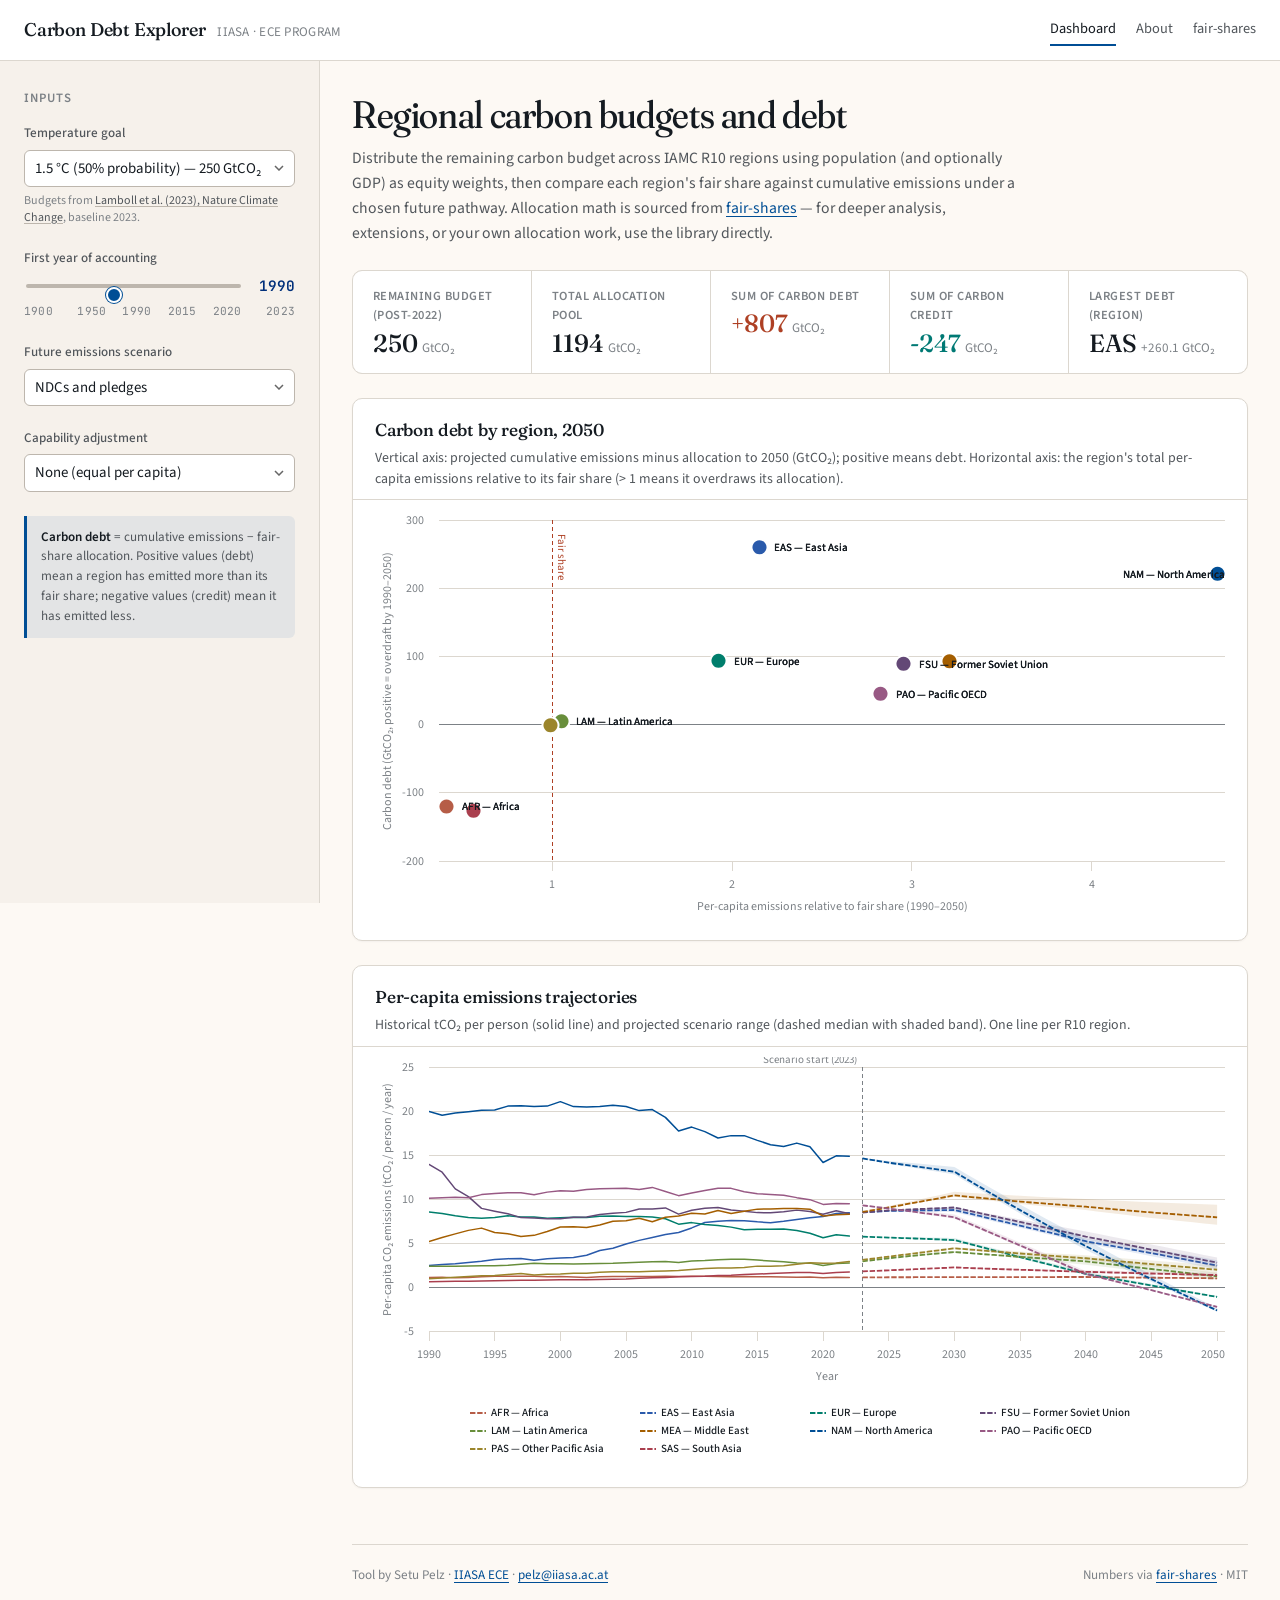
<file: site/index.html>
<!DOCTYPE html>
<html lang="en">
<head>
  <meta charset="UTF-8" />
  <meta name="viewport" content="width=device-width, initial-scale=1" />
  <title>Carbon Debt Explorer</title>
  <meta name="description" content="Regional carbon budgets and carbon debt under different equity assumptions. Powered by fair-shares." />
  <link rel="preconnect" href="https://fonts.googleapis.com" />
  <link rel="preconnect" href="https://fonts.gstatic.com" crossorigin />
  <link rel="stylesheet" href="https://fonts.googleapis.com/css2?family=Fraunces:opsz,wght,SOFT@9..144,400..600,30..100&family=Source+Sans+3:wght@400;500;600&family=JetBrains+Mono:wght@500&display=swap" />
  <link rel="stylesheet" href="assets/styles.css" />
  <script src="assets/vendor/highcharts.js"></script>
  <script src="assets/vendor/highcharts-more.js"></script>
</head>
<body>
  <header class="topbar">
    <div class="brand">
      <span class="brand-mark">Carbon Debt Explorer</span>
      <a class="brand-sub" href="https://iiasa.ac.at/programs/ece" target="_blank" rel="noopener">IIASA · ECE program</a>
    </div>
    <nav class="nav">
      <a href="index.html" class="active">Dashboard</a>
      <a href="about.html">About</a>
      <a href="https://github.com/setupelz/fair-shares" target="_blank" rel="noopener">fair-shares</a>
    </nav>
  </header>

  <div class="shell">
    <aside class="sidebar">
      <h2>Inputs</h2>

      <div class="field">
        <label for="input-temp">Temperature goal</label>
        <select id="input-temp"></select>
        <div id="rcb-citation" class="field-cite" aria-live="polite"></div>
      </div>

      <div class="field">
        <label for="input-year">First year of accounting</label>
        <div class="slider-row">
          <input id="input-year" type="range" list="year-ticks" />
          <output id="input-year-out">1990</output>
        </div>
        <datalist id="year-ticks"></datalist>
        <div id="year-legend" class="year-legend" aria-hidden="true"></div>
      </div>

      <div class="field">
        <label for="input-scenario">Future emissions scenario</label>
        <select id="input-scenario"></select>
      </div>

      <div class="field">
        <label for="input-capability">Capability adjustment</label>
        <select id="input-capability"></select>
      </div>

      <div class="legend-note">
        <strong>Carbon debt</strong> = cumulative emissions − fair-share allocation.
        Positive values (debt) mean a region has emitted more than its fair share; negative
        values (credit) mean it has emitted less.
      </div>
    </aside>

    <main class="main">
      <section class="headline">
        <h1>Regional carbon budgets and debt</h1>
        <p>
          Distribute the remaining carbon budget across IAMC R10 regions using population
          (and optionally GDP) as equity weights, then compare each region's fair share
          against cumulative emissions under a chosen future pathway. Allocation math is
          sourced from <a href="https://github.com/setupelz/fair-shares" target="_blank" rel="noopener">fair-shares</a>
          — for deeper analysis, extensions, or your own allocation work, use the library directly.
        </p>
      </section>

      <div class="summary-strip" aria-live="polite"></div>

      <section class="card">
        <div class="card-head">
          <h2 class="card-title">Carbon debt by region, 2050</h2>
          <p class="card-sub">
            Vertical axis: projected cumulative emissions minus allocation to 2050 (GtCO₂);
            positive means debt. Horizontal axis: the region's total per-capita emissions
            relative to its fair share (&gt; 1 means it overdraws its allocation).
          </p>
        </div>
        <div id="chart-scatter" class="chart-container"></div>
      </section>

      <section class="card">
        <div class="card-head">
          <h2 class="card-title">Per-capita emissions trajectories</h2>
          <p class="card-sub">
            Historical tCO₂ per person (solid line) and projected scenario range
            (dashed median with shaded band). One line per R10 region.
          </p>
        </div>
        <div id="chart-paths" class="chart-container"></div>
      </section>

      <p class="loader">Loading data…</p>

      <footer class="footer">
        <span>Tool by Setu Pelz · <a href="https://iiasa.ac.at/programs/ece" target="_blank" rel="noopener">IIASA ECE</a> · <a href="mailto:pelz@iiasa.ac.at">pelz@iiasa.ac.at</a></span>
        <span>Numbers via <a href="https://github.com/setupelz/fair-shares" target="_blank" rel="noopener">fair-shares</a> · MIT</span>
      </footer>
    </main>
  </div>

  <script src="assets/app.js"></script>
</body>
</html>
</file>
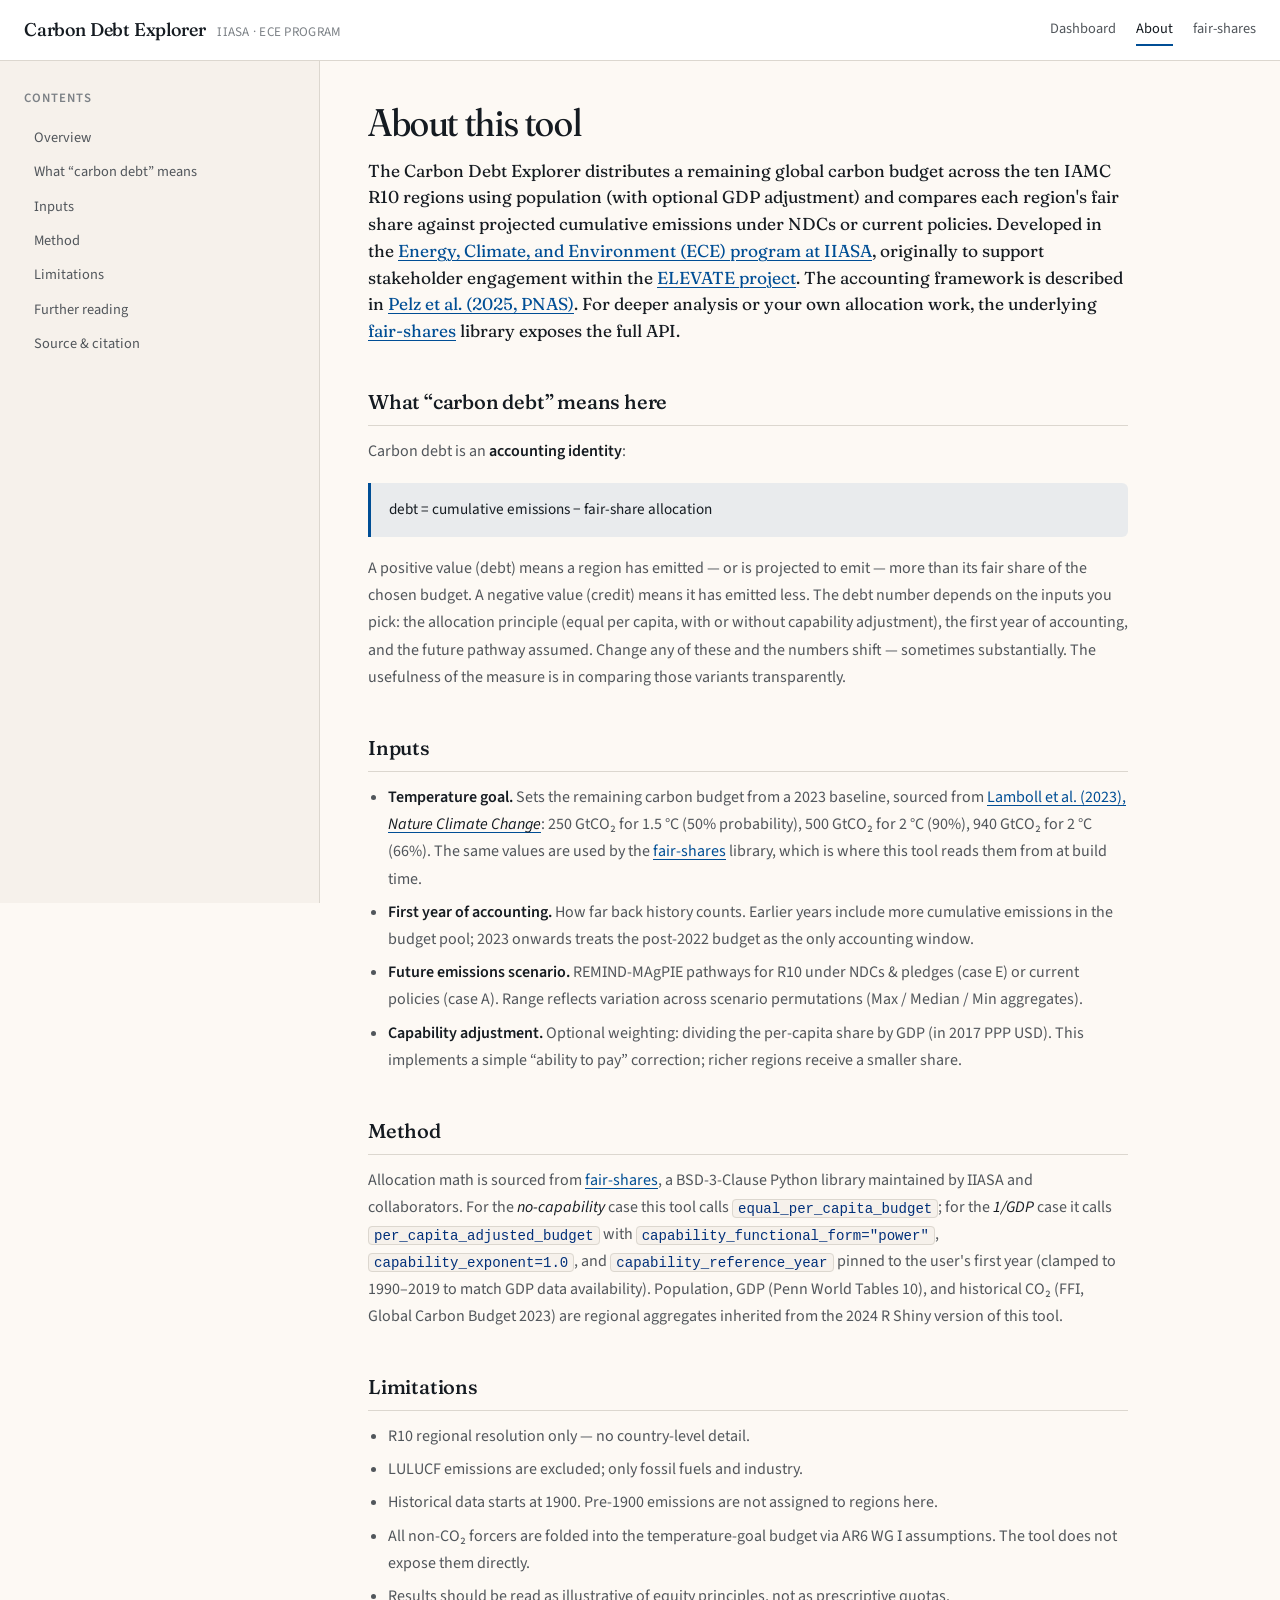
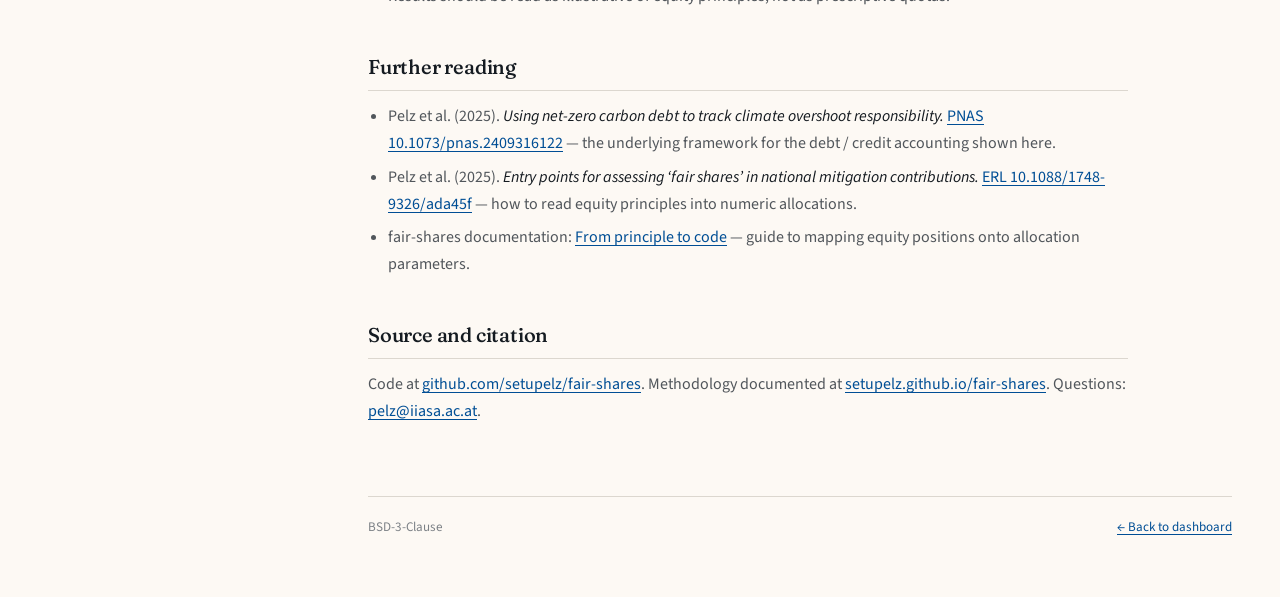
<file: site/about.html>
<!DOCTYPE html>
<html lang="en">
<head>
  <meta charset="UTF-8" />
  <meta name="viewport" content="width=device-width, initial-scale=1" />
  <title>About — Carbon Debt Explorer</title>
  <link rel="preconnect" href="https://fonts.googleapis.com" />
  <link rel="preconnect" href="https://fonts.gstatic.com" crossorigin />
  <link rel="stylesheet" href="https://fonts.googleapis.com/css2?family=Fraunces:opsz,wght,SOFT@9..144,400..600,30..100&family=Source+Sans+3:wght@400;500;600&display=swap" />
  <link rel="stylesheet" href="assets/styles.css" />
</head>
<body>
  <header class="topbar">
    <div class="brand">
      <span class="brand-mark">Carbon Debt Explorer</span>
      <a class="brand-sub" href="https://iiasa.ac.at/programs/ece" target="_blank" rel="noopener">IIASA · ECE program</a>
    </div>
    <nav class="nav">
      <a href="index.html">Dashboard</a>
      <a href="about.html" class="active">About</a>
      <a href="https://github.com/setupelz/fair-shares" target="_blank" rel="noopener">fair-shares</a>
    </nav>
  </header>

  <div class="shell">
    <aside class="sidebar">
      <h2>Contents</h2>
      <nav class="toc">
        <a href="#overview">Overview</a>
        <a href="#definition">What &ldquo;carbon debt&rdquo; means</a>
        <a href="#inputs">Inputs</a>
        <a href="#method">Method</a>
        <a href="#limitations">Limitations</a>
        <a href="#further-reading">Further reading</a>
        <a href="#source">Source &amp; citation</a>
      </nav>
    </aside>

    <main class="main about-main">
      <article class="prose">
        <h1 id="overview">About this tool</h1>
        <p class="lede">
          The Carbon Debt Explorer distributes a remaining global carbon budget across
          the ten IAMC R10 regions using population (with optional GDP adjustment) and
          compares each region's fair share against projected cumulative emissions under
          NDCs or current policies. Developed in the
          <a href="https://iiasa.ac.at/programs/ece" target="_blank" rel="noopener">Energy, Climate, and Environment (ECE) program at IIASA</a>,
          originally to support stakeholder engagement within the
          <a href="https://www.elevate-climate.org/" target="_blank" rel="noopener">ELEVATE project</a>. The
          accounting framework is described in
          <a href="https://doi.org/10.1073/pnas.2409316122" target="_blank" rel="noopener">Pelz et al. (2025, PNAS)</a>.
          For deeper analysis or your own allocation work, the underlying
          <a href="https://github.com/setupelz/fair-shares" target="_blank" rel="noopener">fair-shares</a>
          library exposes the full API.
        </p>

        <h2 id="definition">What &ldquo;carbon debt&rdquo; means here</h2>
        <p>Carbon debt is an <strong>accounting identity</strong>:</p>
        <div class="callout">debt = cumulative emissions − fair-share allocation</div>
        <p>
          A positive value (debt) means a region has emitted — or is projected to emit —
          more than its fair share of the chosen budget. A negative value (credit) means
          it has emitted less. The debt number depends on the inputs you pick: the
          allocation principle (equal per capita, with or without capability
          adjustment), the first year of accounting, and the future pathway assumed.
          Change any of these and the numbers shift — sometimes substantially. The
          usefulness of the measure is in comparing those variants transparently.
        </p>

        <h2 id="inputs">Inputs</h2>
        <ul>
          <li>
            <strong>Temperature goal.</strong> Sets the remaining carbon budget from a 2023 baseline,
            sourced from
            <a href="https://doi.org/10.1038/s41558-023-01848-5" target="_blank" rel="noopener">Lamboll et al. (2023), <em>Nature Climate Change</em></a>:
            250 GtCO₂ for 1.5 °C (50% probability), 500 GtCO₂ for 2 °C (90%), 940 GtCO₂ for 2 °C (66%).
            The same values are used by the <a href="https://github.com/setupelz/fair-shares" target="_blank" rel="noopener">fair-shares</a> library, which is where this tool reads them from at build time.
          </li>
          <li><strong>First year of accounting.</strong> How far back history counts. Earlier years include more cumulative emissions in the budget pool; 2023 onwards treats the post-2022 budget as the only accounting window.</li>
          <li><strong>Future emissions scenario.</strong> REMIND-MAgPIE pathways for R10 under NDCs &amp; pledges (case E) or current policies (case A). Range reflects variation across scenario permutations (Max / Median / Min aggregates).</li>
          <li><strong>Capability adjustment.</strong> Optional weighting: dividing the per-capita share by GDP (in 2017 PPP USD). This implements a simple &ldquo;ability to pay&rdquo; correction; richer regions receive a smaller share.</li>
        </ul>

        <h2 id="method">Method</h2>
        <p>
          Allocation math is sourced from <a href="https://github.com/setupelz/fair-shares" target="_blank" rel="noopener">fair-shares</a>,
          a BSD-3-Clause Python library maintained by IIASA and collaborators. For the <em>no-capability</em>
          case this tool calls <code>equal_per_capita_budget</code>; for the <em>1/GDP</em> case it calls
          <code>per_capita_adjusted_budget</code> with <code>capability_functional_form="power"</code>,
          <code>capability_exponent=1.0</code>, and <code>capability_reference_year</code> pinned to the user's first
          year (clamped to 1990–2019 to match GDP data availability). Population, GDP (Penn World Tables 10),
          and historical CO₂ (FFI, Global Carbon Budget 2023) are regional aggregates inherited from the 2024
          R Shiny version of this tool.
        </p>

        <h2 id="limitations">Limitations</h2>
        <ul>
          <li>R10 regional resolution only — no country-level detail.</li>
          <li>LULUCF emissions are excluded; only fossil fuels and industry.</li>
          <li>Historical data starts at 1900. Pre-1900 emissions are not assigned to regions here.</li>
          <li>All non-CO₂ forcers are folded into the temperature-goal budget via AR6 WG I assumptions. The tool does not expose them directly.</li>
          <li>Results should be read as illustrative of equity principles, not as prescriptive quotas.</li>
        </ul>

        <h2 id="further-reading">Further reading</h2>
        <ul>
          <li>
            Pelz et al. (2025). <em>Using net-zero carbon debt to track climate overshoot responsibility.</em>
            <a href="https://doi.org/10.1073/pnas.2409316122" target="_blank" rel="noopener">PNAS 10.1073/pnas.2409316122</a> —
            the underlying framework for the debt / credit accounting shown here.
          </li>
          <li>
            Pelz et al. (2025). <em>Entry points for assessing &lsquo;fair shares&rsquo; in national mitigation contributions.</em>
            <a href="https://doi.org/10.1088/1748-9326/ada45f" target="_blank" rel="noopener">ERL 10.1088/1748-9326/ada45f</a> —
            how to read equity principles into numeric allocations.
          </li>
          <li>
            fair-shares documentation: <a href="https://setupelz.github.io/fair-shares/science/principle-to-code/" target="_blank" rel="noopener">From principle to code</a> —
            guide to mapping equity positions onto allocation parameters.
          </li>
        </ul>

        <h2 id="source">Source and citation</h2>
        <p>
          Code at <a href="https://github.com/setupelz/fair-shares" target="_blank" rel="noopener">github.com/setupelz/fair-shares</a>.
          Methodology documented at <a href="https://setupelz.github.io/fair-shares/" target="_blank" rel="noopener">setupelz.github.io/fair-shares</a>.
          Questions: <a href="mailto:pelz@iiasa.ac.at">pelz@iiasa.ac.at</a>.
        </p>
      </article>

      <footer class="footer">
        <span>BSD-3-Clause</span>
        <span><a href="index.html">← Back to dashboard</a></span>
      </footer>
    </main>
  </div>
</body>
</html>
</file>
<file: site/assets/styles.css>
/* Carbon Debt Explorer — editorial aesthetic, IIASA blue palette */

:root {
  --font-display: 'Fraunces', 'Source Serif 4', Georgia, serif;
  --font-body: 'Source Sans 3', system-ui, sans-serif;
  --font-mono: 'JetBrains Mono', 'SF Mono', Consolas, monospace;

  /* IIASA canonical blue → OKLCH primary */
  --primary: oklch(42% 0.14 250);
  --primary-dim: oklch(42% 0.14 250 / 0.08);
  --primary-strong: oklch(32% 0.15 250);

  /* Warm tinted neutrals */
  --bg: oklch(98.5% 0.008 75);
  --surface: oklch(100% 0 0);
  --surface-sunk: oklch(96% 0.01 75);
  --border: oklch(88% 0.012 75);
  --border-strong: oklch(78% 0.015 75);
  --text: oklch(22% 0.015 250);
  --text-muted: oklch(45% 0.01 250);
  --text-dim: oklch(60% 0.01 250);

  /* Semantic — debt (warm) vs credit (cool-muted), not neon */
  --debt: oklch(52% 0.15 35);
  --debt-dim: oklch(52% 0.15 35 / 0.12);
  --credit: oklch(52% 0.09 190);
  --credit-dim: oklch(52% 0.09 190 / 0.12);

  /* R10 region palette — deliberately desaturated, readable */
  --r-afr: oklch(58% 0.12 35);
  --r-eas: oklch(48% 0.14 260);
  --r-eur: oklch(52% 0.12 180);
  --r-fsu: oklch(45% 0.08 310);
  --r-lam: oklch(60% 0.12 130);
  --r-mea: oklch(55% 0.13 65);
  --r-nam: oklch(42% 0.14 250);
  --r-pao: oklch(55% 0.10 340);
  --r-pas: oklch(62% 0.11 95);
  --r-sas: oklch(52% 0.14 15);

  --shadow-sm: 0 1px 2px rgb(20 30 60 / 0.04);
  --shadow-md: 0 4px 16px rgb(20 30 60 / 0.06);

  --radius: 6px;
  --radius-lg: 10px;
}

@media (prefers-color-scheme: dark) {
  :root {
    --bg: oklch(16% 0.015 250);
    --surface: oklch(20% 0.018 250);
    --surface-sunk: oklch(14% 0.015 250);
    --border: oklch(28% 0.02 250);
    --border-strong: oklch(35% 0.025 250);
    --text: oklch(95% 0.01 75);
    --text-muted: oklch(70% 0.01 75);
    --text-dim: oklch(55% 0.01 75);
    --primary: oklch(68% 0.15 250);
    --primary-dim: oklch(68% 0.15 250 / 0.15);
    --primary-strong: oklch(80% 0.12 250);
  }
}

* { box-sizing: border-box; }

html, body {
  margin: 0;
  padding: 0;
  max-width: 100%;
  overflow-x: hidden;
}

body {
  font-family: var(--font-body);
  font-size: 15px;
  line-height: 1.55;
  color: var(--text);
  background: var(--bg);
  font-feature-settings: "ss01", "cv11";
  min-height: 100vh;
}

a {
  color: var(--primary);
  text-decoration-thickness: 1px;
  text-underline-offset: 3px;
}

a:hover {
  color: var(--primary-strong);
}

h1, h2, h3, h4 {
  font-family: var(--font-display);
  font-weight: 500;
  letter-spacing: -0.01em;
  color: var(--text);
  margin: 0;
}

h1 {
  font-size: clamp(1.6rem, 2vw + 1rem, 2.4rem);
  font-weight: 450;
  line-height: 1.1;
  font-variation-settings: "opsz" 120, "SOFT" 50;
}

h2 {
  font-size: 1.25rem;
  font-weight: 500;
  font-variation-settings: "opsz" 14, "SOFT" 40;
}

h3 {
  font-size: 1rem;
  font-weight: 550;
  font-variation-settings: "opsz" 14;
}

/* ================= Layout ================= */

.topbar {
  border-bottom: 1px solid var(--border);
  background: var(--surface);
  padding: 14px 24px;
  display: flex;
  flex-wrap: wrap;
  align-items: center;
  justify-content: space-between;
  gap: 12px 24px;
}

@media (max-width: 600px) {
  .topbar { padding: 12px 16px; gap: 8px 12px; }
  .brand-sub { display: none; }
  .nav { gap: 14px; font-size: 0.88rem; }
}

.brand {
  display: flex;
  align-items: baseline;
  gap: 12px;
}

.brand-mark {
  font-family: var(--font-display);
  font-weight: 500;
  font-size: 1.15rem;
  font-variation-settings: "opsz" 48, "SOFT" 30;
  color: var(--text);
  letter-spacing: -0.01em;
}

.brand-sub {
  font-size: 0.82rem;
  color: var(--text-dim);
  letter-spacing: 0.02em;
  text-transform: uppercase;
  text-decoration: none;
  transition: color 0.15s;
}

a.brand-sub:hover {
  color: var(--primary);
}

.nav {
  display: flex;
  gap: 20px;
  font-size: 0.9rem;
}

.nav a {
  color: var(--text-muted);
  text-decoration: none;
  padding: 4px 0;
  border-bottom: 2px solid transparent;
}

.nav a.active, .nav a:hover {
  color: var(--text);
  border-bottom-color: var(--primary);
}

.shell {
  display: grid;
  grid-template-columns: 320px minmax(0, 1fr);
  gap: 0;
  min-height: calc(100vh - 58px);
}

.shell > * { min-width: 0; }

@media (max-width: 900px) {
  .shell { grid-template-columns: minmax(0, 1fr); }
}

.sidebar {
  padding: 28px 24px;
  border-right: 1px solid var(--border);
  background: var(--surface-sunk);
  min-width: 0;
}

@media (max-width: 900px) {
  .sidebar {
    border-right: none;
    border-bottom: 1px solid var(--border);
    padding: 20px 20px 24px;
    position: static !important;
    max-height: none !important;
    overflow: visible !important;
  }
}

.sidebar h2 {
  font-size: 0.8rem;
  letter-spacing: 0.08em;
  text-transform: uppercase;
  color: var(--text-dim);
  font-family: var(--font-body);
  font-weight: 600;
  margin-bottom: 14px;
}

.field {
  margin-bottom: 22px;
}

.field label {
  display: block;
  font-size: 0.82rem;
  color: var(--text-muted);
  margin-bottom: 6px;
  font-weight: 500;
}

.field select,
.field input[type="range"] {
  width: 100%;
  font: inherit;
  font-size: 0.93rem;
  color: var(--text);
}

.field select {
  background: var(--surface);
  border: 1px solid var(--border-strong);
  border-radius: var(--radius);
  padding: 8px 10px;
  line-height: 1.3;
  appearance: none;
  background-image: url("data:image/svg+xml;utf8,<svg xmlns='http://www.w3.org/2000/svg' width='10' height='6' viewBox='0 0 10 6'><path fill='none' stroke='%23666' stroke-width='1.5' d='M1 1l4 4 4-4'/></svg>");
  background-repeat: no-repeat;
  background-position: right 10px center;
  padding-right: 28px;
}

.field select:focus,
.field input[type="range"]:focus {
  outline: 2px solid var(--primary);
  outline-offset: 1px;
}

.field-cite {
  margin-top: 6px;
  font-size: 0.75rem;
  color: var(--text-dim);
  line-height: 1.4;
}

.field-cite a {
  color: var(--text-muted);
  text-decoration: underline;
  text-decoration-color: var(--border-strong);
  text-underline-offset: 2px;
}

.field-cite a:hover {
  color: var(--primary);
  text-decoration-color: var(--primary);
}

.slider-row {
  display: flex;
  align-items: center;
  gap: 10px;
  min-width: 0;
}

.slider-row input[type="range"] {
  flex: 1 1 auto;
  width: auto;
  min-width: 0;
}

.slider-row output {
  font-family: var(--font-mono);
  font-size: 0.9rem;
  color: var(--primary-strong);
  min-width: 42px;
  text-align: right;
  font-weight: 600;
  flex-shrink: 0;
}

input[type="range"] {
  -webkit-appearance: none;
  appearance: none;
  height: 4px;
  background: var(--border-strong);
  border-radius: 2px;
  outline: none;
}

input[type="range"]::-webkit-slider-thumb {
  -webkit-appearance: none;
  width: 16px;
  height: 16px;
  border-radius: 50%;
  background: var(--primary);
  cursor: pointer;
  border: 2px solid var(--surface);
  box-shadow: 0 0 0 1px var(--primary);
}

input[type="range"]::-moz-range-thumb {
  width: 16px;
  height: 16px;
  border-radius: 50%;
  background: var(--primary);
  cursor: pointer;
  border: 2px solid var(--surface);
  box-shadow: 0 0 0 1px var(--primary);
}

.year-legend {
  display: flex;
  justify-content: space-between;
  margin-top: 6px;
  font-family: var(--font-mono);
  font-size: 0.7rem;
  color: var(--text-dim);
  letter-spacing: 0.02em;
}

.year-legend span {
  flex: 1;
  text-align: center;
}
.year-legend span:first-child { text-align: left; }
.year-legend span:last-child { text-align: right; }

.legend-note {
  margin-top: 24px;
  padding: 12px 14px;
  border-left: 3px solid var(--primary);
  background: var(--primary-dim);
  font-size: 0.82rem;
  line-height: 1.5;
  color: var(--text-muted);
  border-radius: 0 var(--radius) var(--radius) 0;
}

.legend-note strong {
  color: var(--text);
  font-weight: 600;
}

/* ================= Main ================= */

.main {
  padding: 32px 32px 48px;
  display: flex;
  flex-direction: column;
  gap: 24px;
  min-width: 0;
  overflow-x: hidden;
}

@media (max-width: 900px) {
  .main { padding: 24px 20px 36px; }
}

@media (max-width: 600px) {
  .main { padding: 20px 14px 28px; }
}

.headline {
  max-width: 95ch;
}

.headline p {
  font-size: 0.98rem;
  color: var(--text-muted);
  margin: 10px 0 0;
  line-height: 1.6;
}

.summary-strip {
  display: grid;
  grid-template-columns: repeat(auto-fit, minmax(160px, 1fr));
  gap: 1px;
  background: var(--border);
  border: 1px solid var(--border);
  border-radius: var(--radius-lg);
  overflow: hidden;
}

@media (max-width: 480px) {
  .summary-strip {
    grid-template-columns: repeat(2, minmax(0, 1fr));
  }
  .stat { padding: 12px 14px; }
  .stat-value { font-size: 1.25rem; }
}

.stat {
  background: var(--surface);
  padding: 16px 20px;
  min-width: 0;
}

.stat-label {
  font-size: 0.78rem;
  color: var(--text-dim);
  letter-spacing: 0.04em;
  text-transform: uppercase;
  font-weight: 600;
  margin-bottom: 4px;
}

.stat-value {
  font-family: var(--font-display);
  font-variation-settings: "opsz" 48;
  font-size: 1.55rem;
  font-weight: 500;
  color: var(--text);
  line-height: 1.1;
}

.stat-unit {
  font-size: 0.82rem;
  color: var(--text-dim);
  margin-left: 4px;
  font-family: var(--font-body);
  font-weight: 400;
}

.card {
  background: var(--surface);
  border: 1px solid var(--border);
  border-radius: var(--radius-lg);
  overflow: hidden;
  box-shadow: var(--shadow-sm);
  min-width: 0;
}

.card-head {
  padding: 18px 22px 10px;
  border-bottom: 1px solid var(--border);
}

.card-title {
  font-family: var(--font-display);
  font-variation-settings: "opsz" 18, "SOFT" 40;
  font-size: 1.08rem;
  font-weight: 500;
  color: var(--text);
  margin: 0 0 4px;
}

.card-sub {
  color: var(--text-muted);
  font-size: 0.87rem;
  margin: 0;
  line-height: 1.5;
}

.chart-container {
  height: 440px;
  padding: 10px 12px 16px;
  min-width: 0;
  overflow: hidden;
}

@media (max-width: 900px) {
  .chart-container { height: 400px; padding: 6px 6px 12px; }
}

@media (max-width: 600px) {
  .chart-container { height: 360px; }
}

.footer {
  margin-top: 32px;
  padding-top: 20px;
  border-top: 1px solid var(--border);
  color: var(--text-dim);
  font-size: 0.82rem;
  display: flex;
  justify-content: space-between;
  flex-wrap: wrap;
  gap: 8px;
}

/* About page — shares the dashboard shell, wider readable prose column */

.about-main {
  padding: 40px 48px 60px;
}

@media (max-width: 900px) {
  .about-main { padding: 28px 20px 40px; }
}

@media (max-width: 600px) {
  .about-main { padding: 22px 16px 32px; }
}

.prose {
  font-size: 1rem;
  line-height: 1.7;
  color: var(--text-muted);
  max-width: 95ch;
  width: 100%;
  word-wrap: break-word;
}

.prose h1 {
  margin-bottom: 4px;
}

.prose h2 {
  margin-top: 40px;
  margin-bottom: 12px;
  padding-bottom: 6px;
  border-bottom: 1px solid var(--border);
  color: var(--text);
  scroll-margin-top: 72px;
}

.prose h1 + .lede {
  font-size: 1.08rem;
  color: var(--text);
  font-family: var(--font-display);
  font-variation-settings: "opsz" 14, "SOFT" 40;
  line-height: 1.55;
  margin-top: 14px;
}

.prose p { margin: 0 0 14px; }

.prose strong, .prose b { color: var(--text); font-weight: 600; }

.prose em { color: var(--text); }

.prose ul {
  padding-left: 20px;
  margin: 0 0 18px;
}

.prose li {
  margin-bottom: 6px;
}

.prose code {
  font-family: var(--font-mono);
  font-size: 0.88em;
  background: var(--surface-sunk);
  border: 1px solid var(--border);
  border-radius: 4px;
  padding: 0.5px 5px;
  color: var(--primary-strong);
}

/* Sticky TOC in the sidebar on the About page */
.sidebar .toc {
  display: flex;
  flex-direction: column;
  gap: 4px;
  font-size: 0.9rem;
  margin-top: 4px;
}

.sidebar .toc a {
  color: var(--text-muted);
  text-decoration: none;
  padding: 4px 8px;
  border-left: 2px solid transparent;
  border-radius: 0 3px 3px 0;
  transition: color 0.15s, border-color 0.15s, background 0.15s;
  white-space: nowrap;
}

.sidebar .toc a:hover {
  color: var(--text);
  border-left-color: var(--primary);
  background: var(--primary-dim);
}

@media (max-width: 900px) {
  .sidebar .toc {
    flex-direction: row;
    overflow-x: auto;
    gap: 0;
    -webkit-overflow-scrolling: touch;
    scrollbar-width: thin;
    padding-bottom: 4px;
    margin: 0 -20px;
    padding-left: 20px;
    padding-right: 20px;
  }
  .sidebar .toc a {
    padding: 4px 10px;
    border-left: none;
    border-bottom: 2px solid transparent;
    border-radius: 3px 3px 0 0;
    flex-shrink: 0;
  }
  .sidebar .toc a:hover {
    border-left: none;
    border-bottom-color: var(--primary);
  }
}

@media (min-width: 901px) {
  .sidebar {
    position: sticky;
    top: 58px;
    max-height: calc(100vh - 58px);
    overflow-y: auto;
  }
}

.callout {
  background: var(--primary-dim);
  border-left: 3px solid var(--primary);
  padding: 14px 18px;
  margin: 18px 0;
  font-size: 0.95rem;
  color: var(--text);
  border-radius: 0 var(--radius) var(--radius) 0;
}

/* Loader */
.loader {
  color: var(--text-dim);
  font-size: 0.9rem;
  padding: 80px 20px;
  text-align: center;
}

/* Fade-in on load */
.card, .summary-strip, .headline {
  animation: fadeUp 0.4s ease-out backwards;
}
.summary-strip { animation-delay: 0.05s; }
.card:nth-of-type(1) { animation-delay: 0.1s; }
.card:nth-of-type(2) { animation-delay: 0.18s; }

@keyframes fadeUp {
  from { opacity: 0; transform: translateY(8px); }
  to { opacity: 1; transform: none; }
}

@media (prefers-reduced-motion: reduce) {
  * { animation: none !important; transition: none !important; }
}
</file>
